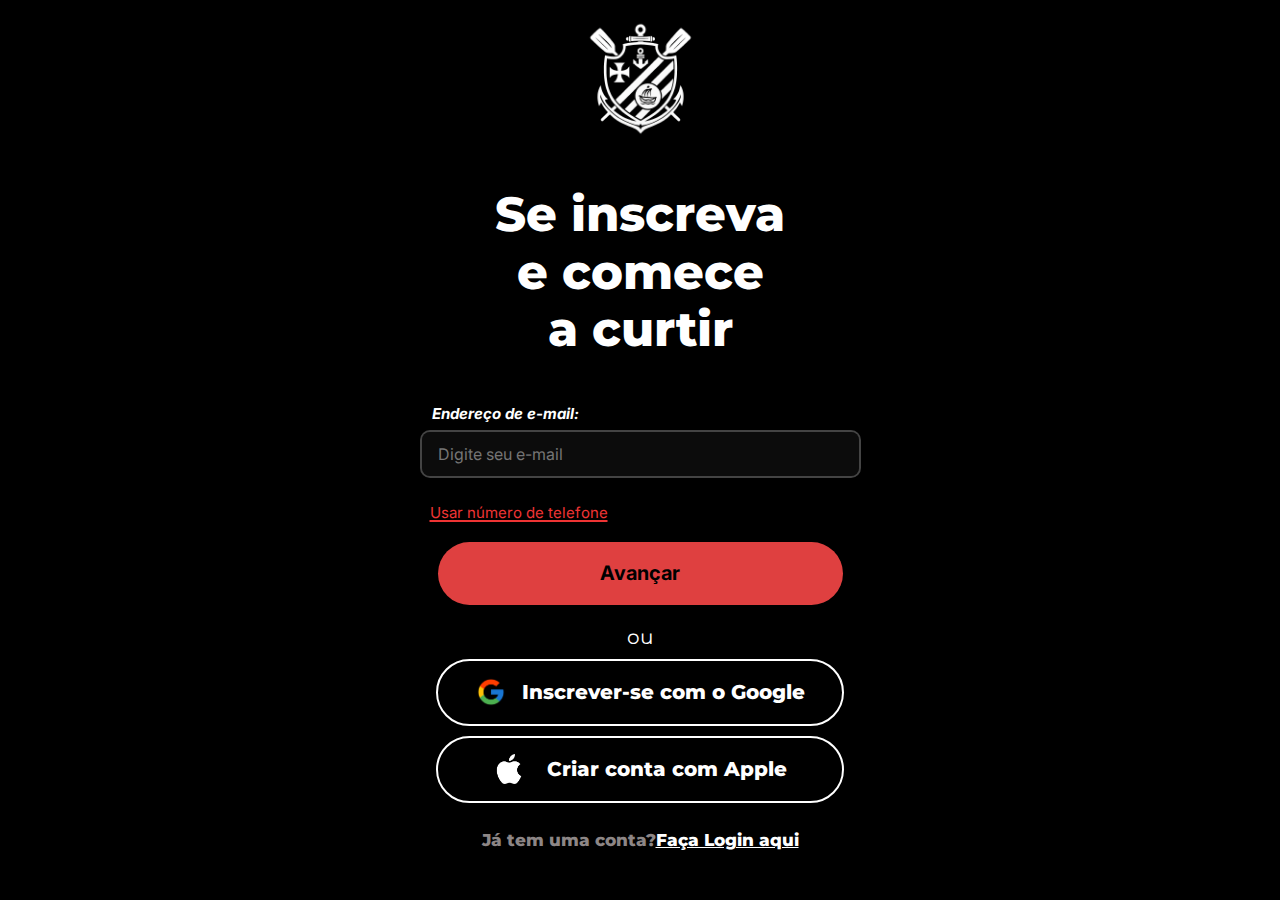
<file: Inscrever/index.html>
<!DOCTYPE html>
<html lang="en">

<head>
    <meta charset="UTF-8" />
    <meta name="viewport" content="width=device-width, initial-scale=1" />
    <title>Registre-se</title>
    <link rel="stylesheet" href="style.css" />
    <link
        href="https://fonts.googleapis.com/css2?family=Montserrat:wght@400;700&display=swap"
        rel="stylesheet"
    />
    <link
        href="https://fonts.googleapis.com/css2?family=Inter:ital,wght@0,400;0,700;1,400;1,700&display=swap"
        rel="stylesheet"
    />
</head>

<body>
    <div class="img">
        <img src="./img/VCA.png" style="height: 123px;" />
    </div>
    <div class="texto">
        Se inscreva<br />
        e comece<br />
        a curtir
    </div>
    <div class="email">Endereço de e-mail:</div>
    <div class="email-input">
        <input type="email" id="emailInput" placeholder="Digite seu e-mail" />
    </div>
    <div>
        <a class="numero" href="">Usar número de telefone</a>
    </div>
    <div>
        <button id="meuBotao" class="botaoAvancar">Avançar</button>
    </div>
    <div class="ou">ou</div>
    <div>
        <div class="botao botaoGoogle">
            <img src="./img/googleLogo.png" alt="Google logo" class="logoGoogle" />
            <a href="#">Inscrever-se com o Google</a>
        </div>

        <div class="botao botaoapple">
            <img src="./img/appleLogo.png" alt="Apple logo" class="logoapple" />
            <a href="#">Criar conta com Apple</a>
        </div>
        <div class="loginAqui">
            <p class="jatemumaconta">Já tem uma conta?</p>
            <a class="facalogin" href="../Logar/index.html">Faça Login aqui</a>
        </div>
    </div>

    <script src="inscrever.js"></script>
</body>

</html>
</file>
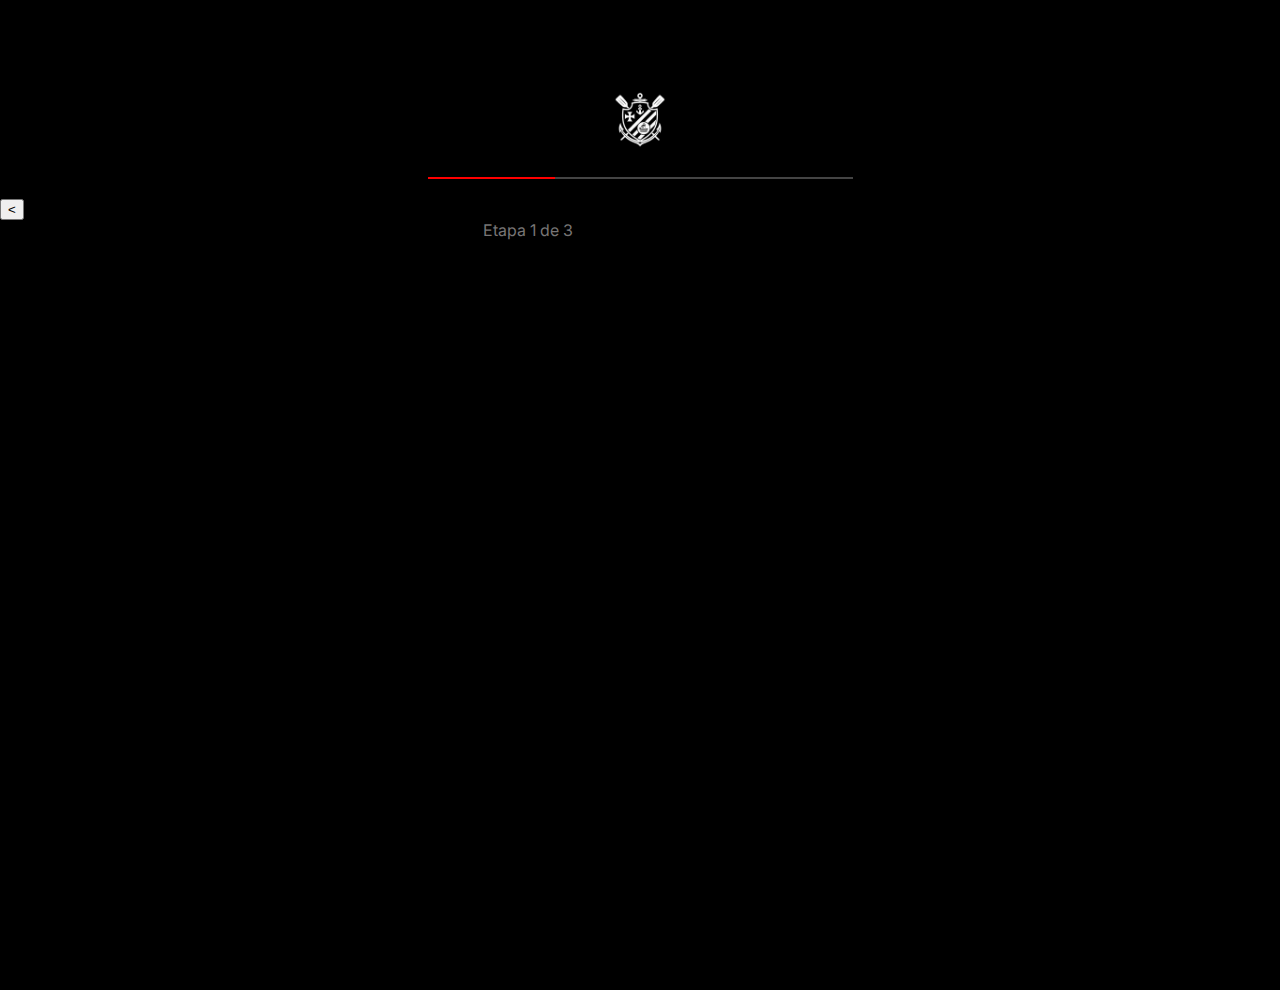
<file: Inscrever/index2.html>
<!DOCTYPE html>
<html lang="en">

<head>
    <meta charset="UTF-8" />
    <meta name="viewport" content="width=device-width, initial-scale=1.0" />
    <title>Inscrever-se</title>
    <link rel="stylesheet" href="style2.css" />
    <link href="https://fonts.googleapis.com/css2?family=Montserrat:wght@400;700&display=swap" rel="stylesheet" />
    <link href="https://fonts.googleapis.com/css2?family=Inter:ital,wght@0,400;0,700;1,400;1,700&display=swap"
        rel="stylesheet" />
</head>

<body>

    <div class="img">
        <img src="img/VCA.png" style="height: 60px;" />
    </div>
    <div class="linha">
        <div class="linha-vermelha"></div>
    </div>
    <div>
        <div class="botao">
            <button><</button>
        </div>
        <div class="etapa">Etapa 1 de 3</div>
    </div>

</body>

</html>
</file>
<file: Inscrever/style.css>
html,
body {
    margin: 0;
    padding: 0;
    border: 0;
    background-color: black;
    height: 100%;
    color: white;
    overflow: hidden;
}

.texto {
    display: flex;
    justify-content: center;
    font-family: 'Montserrat', sans-serif;
    font-weight: 800;
    font-size: 48px;
    color: #fff;
    text-align: center;
    line-height: 1.2;
    margin-top: 5vh;
}

.email {
    font-family: 'Inter', sans-serif;
    font-size: 15px;
    font-style: italic;
    font-weight: 700;
    display: flex;
    justify-content: center;
    margin-top: 5vh;
    margin-left: -30vh;
}

.img {
    display: flex;
    justify-content: center;
    align-items: center;
    flex-direction: column;
    margin-top: 2vh;
}

.email-input {
    display: flex;
    justify-content: center;
    margin-top: 1vh;
}

.email-input input {
    width: 405px;
    padding: 12px 16px;
    border-radius: 8px;
    border: none;
    font-family: 'Inter', sans-serif;
    font-size: 16px;
    font-weight: 400;
    outline: none;
    background-color: #1e1e1e65;
    color: #fff;
    box-shadow: 0 0 0 2px #444;
    transition: box-shadow 0.3s ease;
}

.email-input input:focus {
    box-shadow: 0 0 0 2px #ffffff;
}

.numero {
    font-family: 'Inter', sans-serif;
    font-size: 15px;
    font-weight: 400;
    display: flex;
    justify-content: center;
    margin-left: -27vh;
    margin-top: 3vh;
    text-decoration: underline;
    text-decoration-thickness: 2px;
    text-underline-offset: 2px;
    text-decoration-color: #EF3434;
    color: #EF3434;
}

.botaoAvancar {
    height: 63px;
    max-width: 405px;
    width: 90%;
    border-radius: 50px;
    background-color: #DF4040;
    font-family: 'Inter', sans-serif;
    font-size: 20px;
    font-weight: bold;
    display: flex;
    justify-content: center;
    align-items: center;
    margin: 20px auto;
    border: none;
    cursor: pointer;
    color: rgb(0, 0, 0);
}

.ou {
    font-family: 'Montserrat', sans-serif;
    font-weight: 400;
    font-size: 20px;
    display: flex;
    justify-content: center;
    align-items: center;
}


.botaoGoogle {
    border: 2px solid white;
    border-radius: 50px;
    cursor: pointer;
    gap: 8px;
    color: white;
    display: flex;
    justify-content: center;
    align-items: center;
    height: 63px;
    width: 404px;
    margin: 10px auto;
}

.botaoGoogle a {
    color: white;
    text-decoration: none;
    font-family: 'Montserrat', sans-serif;
    font-weight: 800;
    font-size: 20px;
    display: flex;
    align-items: center;
}

.logoGoogle {
    height: 30px;
    margin-right: 8px;
}


.botaoapple {
    border: 2px solid white;
    border-radius: 50px;
    cursor: pointer;
    gap: 8px;
    color: white;
    display: flex;
    justify-content: center;
    align-items: center;
    height: 63px;
    width: 404px;
    margin: 10px auto;
}

.botaoapple a {
    color: white;
    text-decoration: none;
    font-family: 'Montserrat', sans-serif;
    font-weight: 800;
    font-size: 20px;
    display: flex;
    align-items: center;
}

.logoapple {
    height: 30px;
    margin-right: 15px;
}
.loginAqui{
    display: flex;
    justify-content: center;
    align-items: center;
}
.jatemumaconta{
    font-family: 'Montserrat', sans-serif;
    font-weight: 800;
    font-size: 17px;
    color: #8D8686;
}
.facalogin{
    font-family: 'Montserrat', sans-serif;
    font-weight: 800;
    font-size: 17px;
    color: #ffffff;
}
</file>
<file: Inscrever/style2.css>
html,
body {
  margin: 0;
  padding: 0;
  border: 0;
  background-color: black;
  height: 100%;
  color: white;
  
}

.img {
  display: flex;
  justify-content: center;
  align-items: center;
  flex-direction: column;
  margin-top: 10vh;
}

.linha {
    width: 80%;                
    max-width:425px;          
    height: 2px;
    background-color: #444;
    margin: 20px auto;
    position: relative;
    margin-top: 3vh;
  }
  
  .linha-vermelha {
    position: relative;
    margin-top: 3vh;
    top: 0;
    left: 0;
    width: 30%;                
    height: 100%;
    background-color: red;
  }
.etapa{
    display: flex;
    justify-content: center;
    align-items: center;
    margin-left: -25vh;
    font-family: 'Inter', sans-serif;
    font-size: 16px;
    color: #777575;
}
</file>
